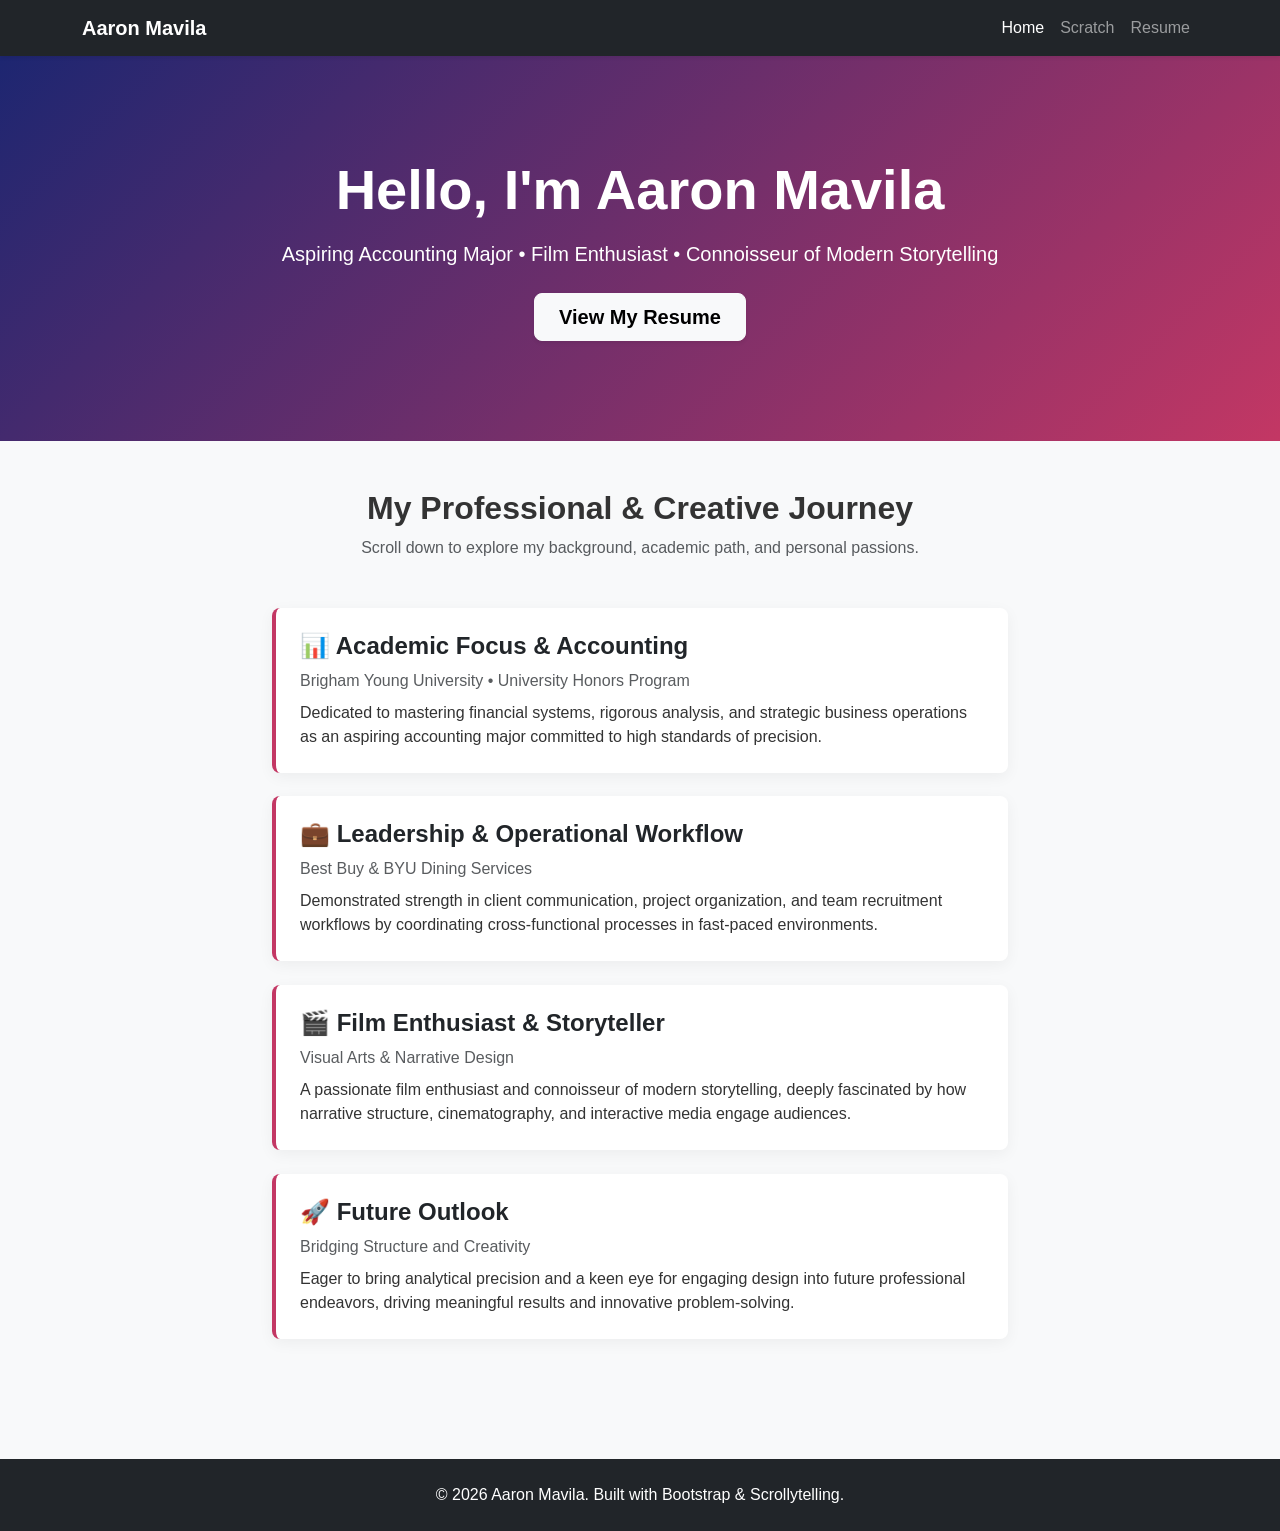
<file: index.html>
<!DOCTYPE html>
<html lang="en">
  <head>
    <meta charset="UTF-8" />
    <meta name="viewport" content="width=device-width, initial-scale=1.0"/>
    <title>Aaron Mavila | Professional Portfolio</title>
    <link
      href="https://cdn.jsdelivr.net/npm/bootstrap@5.3.0-alpha3/dist/css/bootstrap.min.css"
      rel="stylesheet"
      integrity="sha384-KK94CHFLLe+nY2dmCWGMq91rCGa5gtU4mk92HdvYe+M/SXH301p5ILy+dN9+nJOZ"
      crossorigin="anonymous"
    />
    <style>
      body {
        background-color: #f8f9fa;
        color: #333;
        font-family: 'Segoe UI', Tahoma, Geneva, Verdana, sans-serif;
      }
      .hero-section {
        background: linear-gradient(135deg, #1d2671, #c33764);
        color: white;
        padding: 100px 0;
      }
      .scrolly-step {
        opacity: 0;
        transform: translateY(40px);
        transition: opacity 0.8s ease-out, transform 0.8s ease-out;
        will-change: opacity, transform;
      }
      .scrolly-step.visible {
        opacity: 1;
        transform: translateY(0);
      }
      .timeline-card {
        border-left: 4px solid #c33764;
        background: white;
        border-radius: 8px;
        box-shadow: 0 4px 15px rgba(0,0,0,0.05);
      }
    </style>
  </head>
  <body>
    <nav class="navbar navbar-expand-lg navbar-dark bg-dark sticky-top shadow-sm">
      <div class="container">
        <a class="navbar-brand fw-bold" href="index.html">Aaron Mavila</a>
        <button
          class="navbar-toggler"
          type="button"
          data-bs-toggle="collapse"
          data-bs-target="#navbarSupportedContent"
          aria-controls="navbarSupportedContent"
          aria-expanded="false"
          aria-label="Toggle navigation"
        >
          <span class="navbar-toggler-icon"></span>
        </button>
        <div class="collapse navbar-collapse" id="navbarSupportedContent">
          <ul class="navbar-nav ms-auto mb-2 mb-lg-0">
            <li class="nav-item">
              <a class="nav-link active" aria-current="page" href="index.html">Home</a>
            </li>
            <li class="nav-item">
              <a class="nav-link" href="scratch.html">Scratch</a>
            </li>
            <li class="nav-item">
              <a class="nav-link" href="resume.html">Resume</a>
            </li>
          </ul>
        </div>
      </div>
    </nav>
    <header class="hero-section text-center">
      <div class="container">
        <h1 class="display-4 fw-bold mb-3">Hello, I'm Aaron Mavila</h1>
        <p class="lead mb-4">Aspiring Accounting Major &bull; Film Enthusiast &bull; Connoisseur of Modern Storytelling</p>
        <a href="resume.html" class="btn btn-light btn-lg px-4 fw-semibold shadow-sm">View My Resume</a>
      </div>
    </header>
    <main class="container py-5">
      <div class="text-center mb-5">
        <h2 class="fw-bold">My Professional &amp; Creative Journey</h2>
        <p class="text-muted">Scroll down to explore my background, academic path, and personal passions.</p>
      </div>
      <div class="row justify-content-center">
        <div class="col-lg-8">
          <div class="scrolly-step timeline-card p-4 mb-4">
            <h3 class="h4 fw-bold text-dark">📊 Academic Focus &amp; Accounting</h3>
            <p class="text-muted mb-2">Brigham Young University &bull; University Honors Program</p>
            <p class="mb-0">Dedicated to mastering financial systems, rigorous analysis, and strategic business operations as an aspiring accounting major committed to high standards of precision.</p>
          </div>
          <div class="scrolly-step timeline-card p-4 mb-4">
            <h3 class="h4 fw-bold text-dark">💼 Leadership &amp; Operational Workflow</h3>
            <p class="text-muted mb-2">Best Buy &amp; BYU Dining Services</p>
            <p class="mb-0">Demonstrated strength in client communication, project organization, and team recruitment workflows by coordinating cross-functional processes in fast-paced environments.</p>
          </div>
          <div class="scrolly-step timeline-card p-4 mb-4">
            <h3 class="h4 fw-bold text-dark">🎬 Film Enthusiast &amp; Storyteller</h3>
            <p class="text-muted mb-2">Visual Arts &amp; Narrative Design</p>
            <p class="mb-0">A passionate film enthusiast and connoisseur of modern storytelling, deeply fascinated by how narrative structure, cinematography, and interactive media engage audiences.</p>
          </div>
          <div class="scrolly-step timeline-card p-4 mb-4">
            <h3 class="h4 fw-bold text-dark">🚀 Future Outlook</h3>
            <p class="text-muted mb-2">Bridging Structure and Creativity</p>
            <p class="mb-0">Eager to bring analytical precision and a keen eye for engaging design into future professional endeavors, driving meaningful results and innovative problem-solving.</p>
          </div>

        </div>
      </div>
    </main>
    <footer class="bg-dark text-white text-center py-4 mt-5">
      <div class="container">
        <p class="mb-0">&copy; 2026 Aaron Mavila. Built with Bootstrap &amp; Scrollytelling.</p>
      </div>
    </footer>
    <script
      src="https://cdn.jsdelivr.net/npm/bootstrap@5.3.0-alpha3/dist/js/bootstrap.bundle.min.js"
      integrity="sha384-ENjdO4Dr2bkBIFxQpeoTz1HIcje39Wm4jDKdf19U8gI4ddQ3GYNS7NTKfAdVQSZe"
      crossorigin="anonymous"
    ></script>
    <script>
      document.addEventListener("DOMContentLoaded", function () {
        const steps = document.querySelectorAll(".scrolly-step");
        const observerOptions = {
          root: null,
          rootMargin: "0px 0px -100px 0px",
          threshold: 0.15
        };
        const observer = new IntersectionObserver((entries, observer) => {
          entries.forEach(entry => {
            if (entry.isIntersecting) {
              entry.target.classList.add("visible");
              observer.unobserve(entry.target);
            }
          });
        }, observerOptions);
        steps.forEach(step => {
          observer.observe(step);
        });
      });
    </script>
  </body>
</html>
</file>
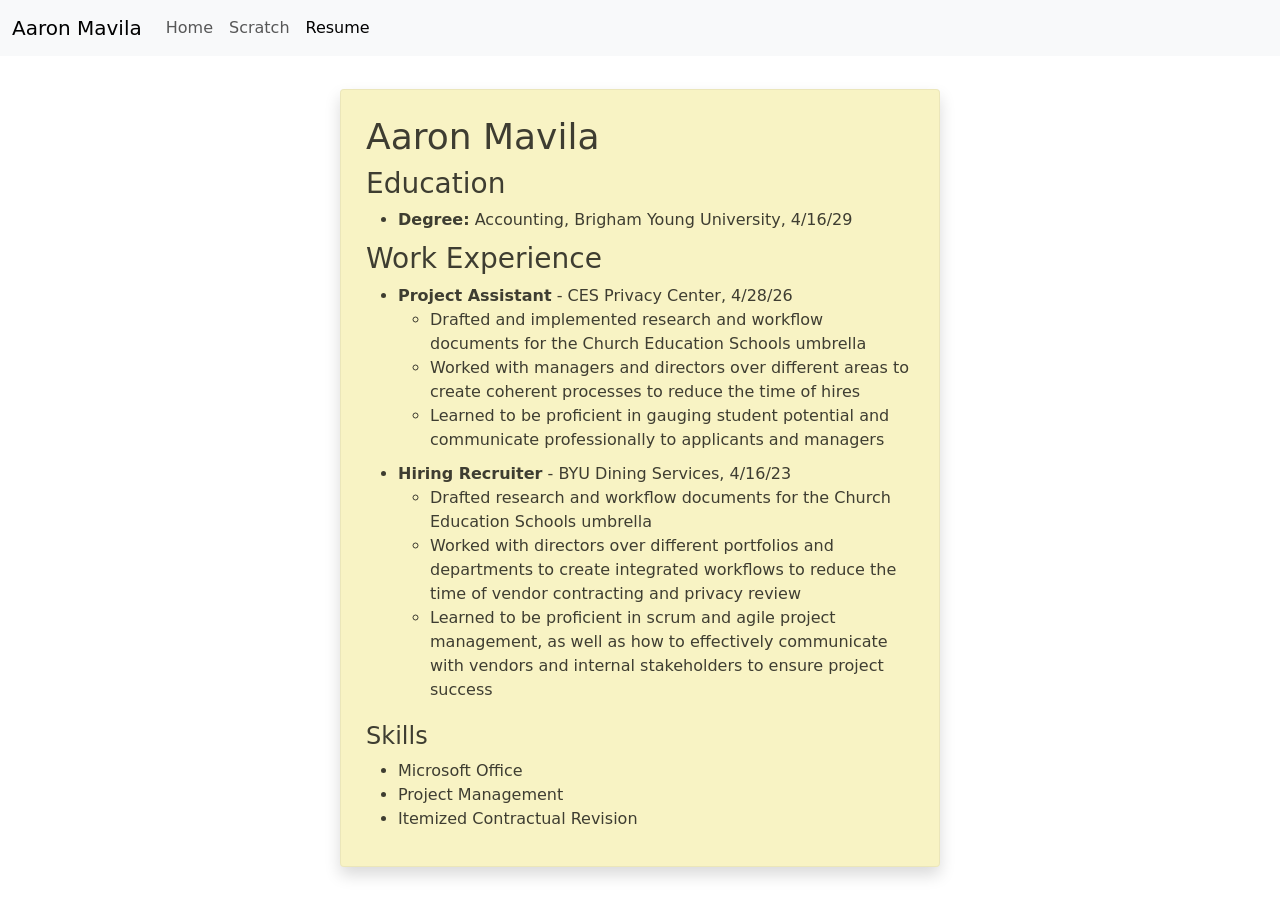
<file: resume.html>
<!DOCTYPE html>
<html lang="en">
  <head>
    <meta charset="UTF-8" />
    <title>Resume - Aaron Mavila</title>
    <link rel="stylesheet" href="resume.css" />
    <link
      href="https://cdn.jsdelivr.net/npm/bootstrap@5.3.0-alpha3/dist/css/bootstrap.min.css"
      rel="stylesheet"
      integrity="sha384-KK94CHFLLe+nY2dmCWGMq91rCGa5gtU4mk92HdvYe+M/SXH301p5ILy+dN9+nJOZ"
      crossorigin="anonymous"
    />
  </head>
  <body>
    <nav class="navbar navbar-expand-lg bg-body-tertiary">
      <div class="container-fluid">
        <a class="navbar-brand" href="#">Aaron Mavila</a>
        <button
          class="navbar-toggler"
          type="button"
          data-bs-toggle="collapse"
          data-bs-target="#navbarSupportedContent"
          aria-controls="navbarSupportedContent"
          aria-expanded="false"
          aria-label="Toggle navigation"
        >
          <span class="navbar-toggler-icon"></span>
        </button>
        <div class="collapse navbar-collapse" id="navbarSupportedContent">
          <ul class="navbar-nav me-auto mb-2 mb-lg-0">
            <li class="nav-item">
              <a class="nav-link" href="index.html"
                >Home</a
              >
            </li>
            <li class="nav-item">
              <a class="nav-link" href="scratch.html">Scratch</a>
            </li>
            <li class="nav-item active" aria-current="page">
              <a class="nav-link active" href="resume.html">Resume</a>
            </li>
          </ul>
        </div>
      </div>
    </nav>

    <main>
    <article class="resume shadow">
      <h1>Aaron Mavila</h1>

      <h3>Education</h3>
      <ul>
        <li>
          <strong>Degree:</strong> Accounting, Brigham Young University, 4/16/29
        </li>
      </ul>
  
      <h3>Work Experience</h3>
      <ul>
        <li>
          <strong>Project Assistant</strong> - CES Privacy Center, 4/28/26
          <ul>
            <li>
              Drafted and implemented research and workflow documents for the Church Education Schools umbrella
            </li>
            <li>
              Worked with managers and directors over different areas to create
              coherent processes to reduce the time of hires
            </li>
            <li>
              Learned to be proficient in gauging student potential and
              communicate professionally to applicants and managers
            </li>
          </ul>
        </li>
        <li>
          <strong>Hiring Recruiter</strong> - BYU Dining Services, 4/16/23
          <ul>
            <li>
              Drafted research and workflow documents for the Church Education Schools umbrella
            </li>
            <li>
              Worked with directors over different portfolios and departments to create
              integrated workflows to reduce the time of vendor contracting and privacy review
            </li>
            <li>
              Learned to be proficient in scrum and agile project management, as well as how to 
              effectively communicate with vendors and internal stakeholders to ensure project success  
            </li>
          </ul>
        </li>
      </ul>
  
      <h2>Skills</h2>
      <ul>
        <li>Microsoft Office</li>
        <li>Project Management</li>
        <li>Itemized Contractual Revision</li>
      </ul>
    </article>
  </main>

    <script
      src="https://cdn.jsdelivr.net/npm/bootstrap@5.3.0-alpha3/dist/js/bootstrap.bundle.min.js"
      integrity="sha384-ENjdO4Dr2bkBIFxQpeoTz1HIcje39Wm4jDKdf19U8gI4ddQ3GYNS7NTKfAdVQSZe"
      crossorigin="anonymous"
    ></script>
  </body>
</html>
</file>
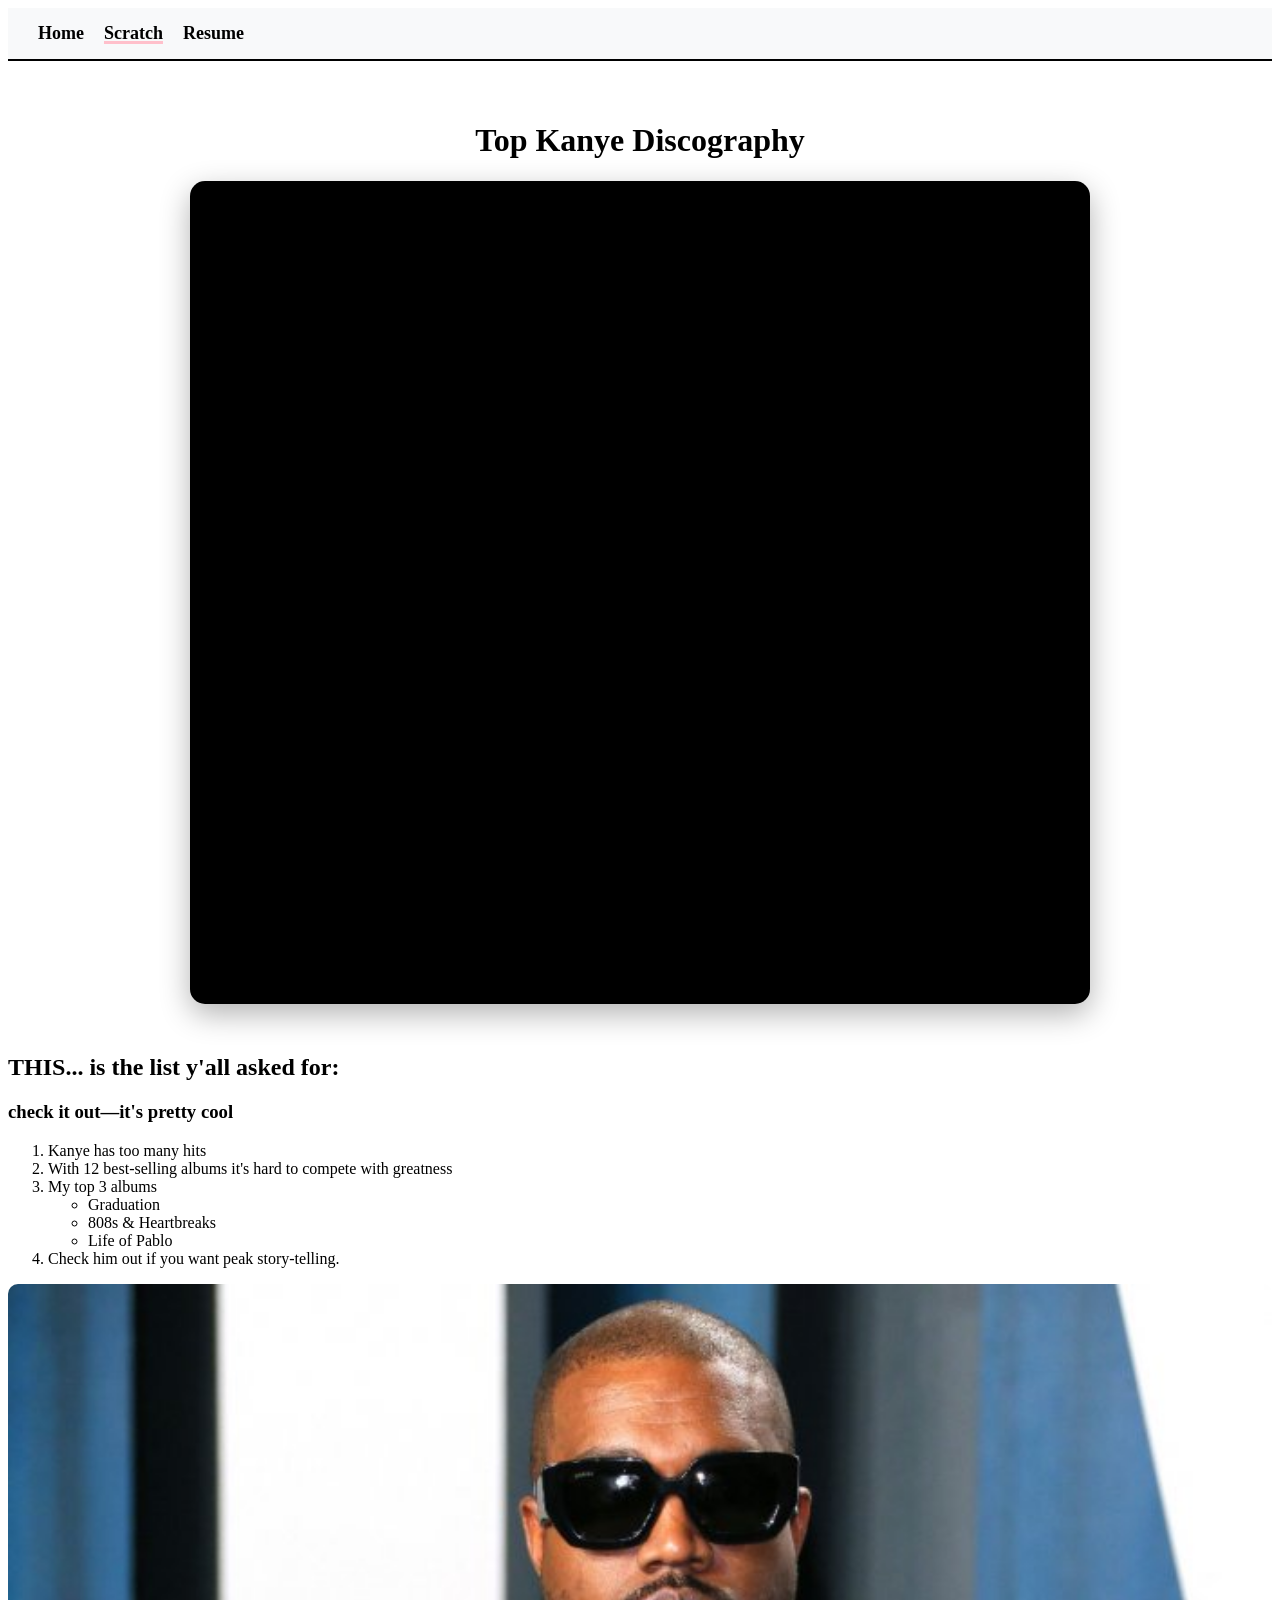
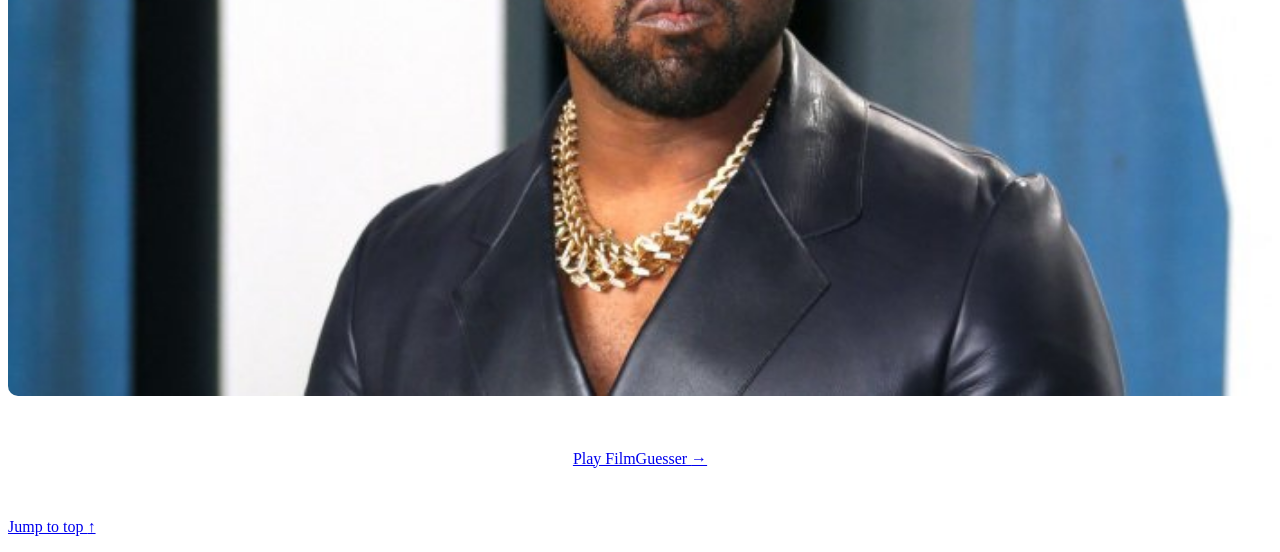
<file: scratch.html>
<!DOCTYPE html>
<html>
  <head>
    <title>Top Kanye Discography</title>
    <link rel="stylesheet" href="scratch.css" />
  </head>
  <body>
    <nav>
      <ul>
        <li><a href="index.html">Home</a></li>
        <li><a class="active" href="scratch.html">Scratch</a></li>
        <li><a href="resume.html">Resume</a></li>
      </ul>
    </nav>
    <main class="scratch">
     <div id="video">
  <h1>Top <span class="ye">Kanye</span> <span class="discography">Discography</span></h1>
  <div class="iframe">
    <article>
      <h2>"Good Morning"</h2>
      <p>First released in Kanye West's debut album: "Graduation"</p>
    </article>
    <iframe src="https://www.youtube.com/embed/6CHs4x2uqcQ" title="YouTube video player" frameborder="0" allow="accelerometer; autoplay; clipboard-write; encrypted-media; gyroscope; picture-in-picture; web-share" allowfullscreen></iframe>
  </div>
</div>

      <div id="list">
        <h2><strong>THIS</strong>... is the list y'all asked for:</h2>
        <h3>check it out—it's pretty cool</h3>
        <ol>
          <li>Kanye has too many hits</li>
          <li>With 12 best-selling albums it's hard to compete with greatness</li>
          <li>My top 3 albums
            <ul>
              <li>Graduation</li>
              <li>808s & Heartbreaks</li>
              <li>Life of Pablo</li>
            </ul>
          </li>
          <li>Check him out if you want peak story-telling.</li>
        </ol>
      </div>
      <div id="image">
        <img src="image.jpeg" alt="Kanye Graphic" style="width: 100%; border-radius: 10px;">
      </div>

      <div id="tableau">
        <div class='tableauPlaceholder' id='viz1681971561601'><noscript><a href='http:&#47;&#47;the-study.co&#47;'><img alt=' ' src='https:&#47;&#47;public.tableau.com&#47;static&#47;images&#47;Ka&#47;KanyeViews&#47;InterestOverTime&#47;1_rss.png' style='border: none' /></a></noscript><object class='tableauViz'  style='display:none;'><param name='host_url' value='https%3A%2F%2Fpublic.tableau.com%2F' /> <param name='embed_code_version' value='3' /> <param name='site_root' value='' /><param name='name' value='KanyeViews&#47;InterestOverTime' /><param name='tabs' value='yes' /><param name='toolbar' value='yes' /><param name='static_image' value='https:&#47;&#47;public.tableau.com&#47;static&#47;images&#47;Ka&#47;KanyeViews&#47;InterestOverTime&#47;1.png' /> <param name='animate_transition' value='yes' /><param name='display_static_image' value='yes' /><param name='display_spinner' value='yes' /><param name='display_overlay' value='yes' /><param name='display_count' value='yes' /></object></div>                <script type='text/javascript'>                    var divElement = document.getElementById('viz1681971561601');                    var vizElement = divElement.getElementsByTagName('object')[0];                    if ( divElement.offsetWidth > 800 ) { vizElement.style.width='1000px';vizElement.style.height='850px';} else if ( divElement.offsetWidth > 500 ) { vizElement.style.width='1000px';vizElement.style.height='850px';} else { vizElement.style.width='100%';vizElement.style.height='750px';}                     var scriptElement = document.createElement('script');                    scriptElement.src = 'https://public.tableau.com/javascripts/api/viz_v1.js';                    vizElement.parentNode.insertBefore(scriptElement, vizElement);                </script>
      </div>
      <div style="margin: 50px; text-align: center;">
        <a class="jump" href="FilmGuesser.html">Play FilmGuesser <span class="arrow">→</span></a>
      </div>
      <p class="link"><a class="jump" href="#video">Jump to top <span class="arrow">↑</span></a></p>
	</main>
  </body>
</html>
</file>
<file: resume.css>
body {
  display: flex;
  flex-direction: column;
  height: 100vh;
  width: 100vw;
  overflow: auto;
}

nav {
  flex: none;
}

main {
  flex: 1 1 auto;
  display: flex;
  align-items: center;
  justify-content: center;
}

/* Add some padding and font family to the resume */
.resume {
  padding: 25px;
  background-color: rgba(225, 205, 20, 0.25);
  max-width: 600px;
  margin: auto;
  color: rgba(0, 0, 0, 0.75);
  border-radius: 4px;
  border: 1px solid rgba(0, 0, 0, 0.05);
}

/* Style the headings */
.resume h1 {
  font-size: 36px;
}

.resume h2 {
  font-size: 24px;
  margin-top: 20px;
}

/* Style the unordered lists */
.resume ul {
  margin: 0;
}

/* Style the list items */
.resume li {
  margin-bottom: 0;
}

.resume li:last-child {
  margin-bottom: 10px;
}

/* Style the strong tags */
.resume strong {
  font-weight: bold;
}
</file>
<file: scratch.css>
nav {
  background-color: #f8f9fa;
  padding: 15px 30px;
  border-bottom: 2px solid black;
}
main .iframe {
  width: 80%;            /* Larger width */
  max-width: 900px;      /* Caps size on massive screens */
  margin: 0 auto 50px;   /* Centers it horizontally */
  border-radius: 15px;
  overflow: hidden;
  position: relative;
  padding-bottom: 45%;   /* Adjusted aspect ratio for the larger size */
  background: black;
  box-shadow: 0 10px 30px rgba(0,0,0,0.3); /* Professional depth */
}
#video h1 {
  text-align: center;
  padding-top: 40px;
}
nav ul {
  list-style-type: none; 
  margin: 0;
  padding: 0;
  display: flex;     
  gap: 20px;            
  align-items: center;
}

nav a {
  text-decoration: none; 
  color: black;
  font-weight: bold;
  font-size: 18px;
  transition: color 0.3s ease;
}

nav a:hover {
  color: pink;           
}

nav a.active {
  text-decoration: underline;
  text-decoration-thickness: 3px;
  text-decoration-color: pink;
}
</file>
